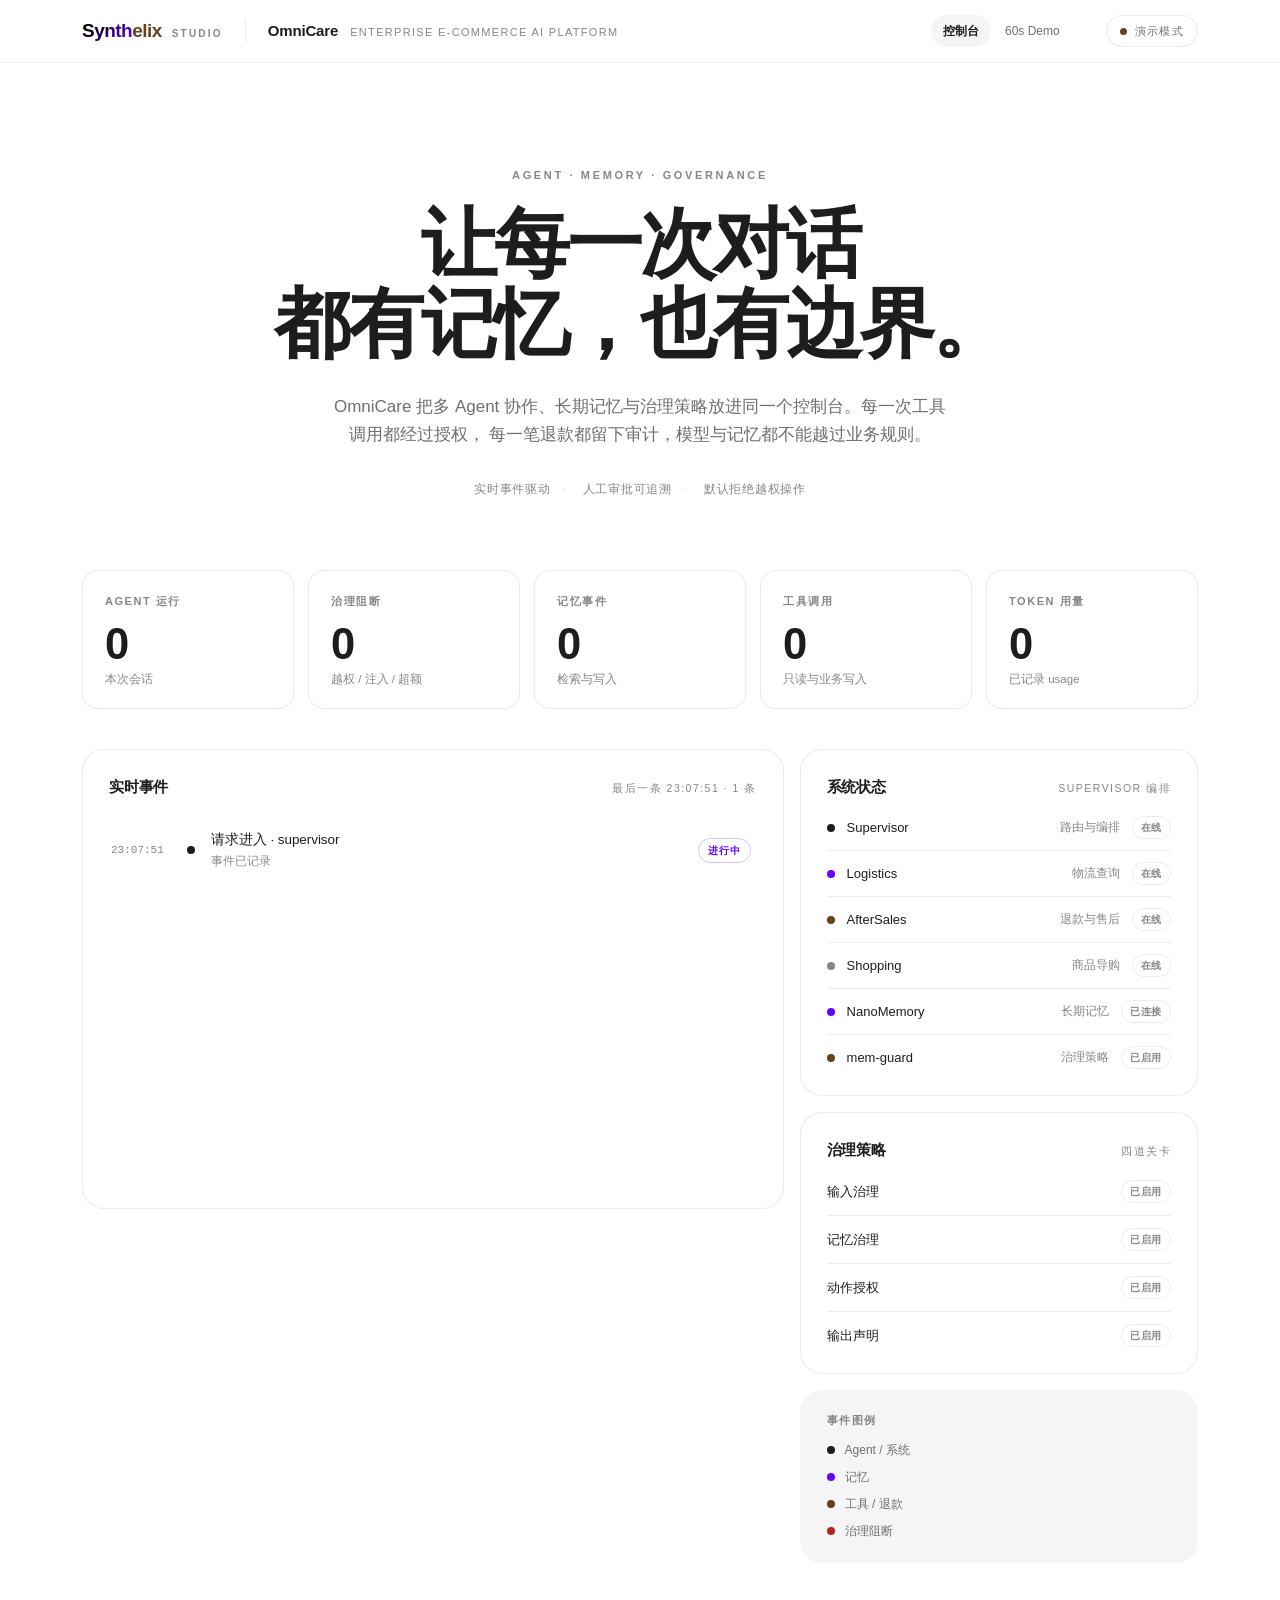
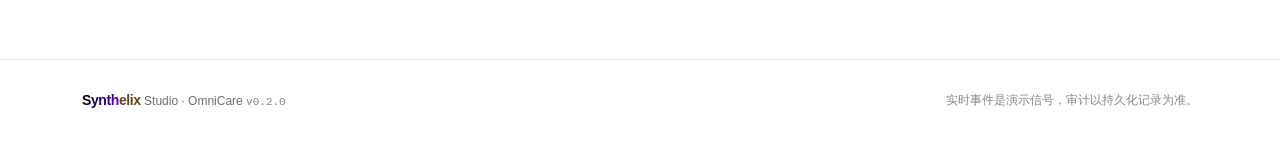
<file: web/index.html>
<!doctype html>
<html lang="zh-CN">
<head>
  <meta charset="utf-8" />
  <meta name="viewport" content="width=device-width, initial-scale=1" />
  <title>OmniCare · Synthelix</title>
  <meta name="description" content="OmniCare——把多 Agent、长期记忆与治理边界放进同一个控制台。" />
  <meta name="theme-color" content="#ffffff" />
  <link rel="icon" href="data:image/svg+xml,%3Csvg xmlns='http://www.w3.org/2000/svg' viewBox='0 0 64 64'%3E%3Cdefs%3E%3ClinearGradient id='g' x1='0' y1='0' x2='1' y2='1'%3E%3Cstop offset='0' stop-color='%23000000'/%3E%3Cstop offset='1' stop-color='%236a00ff'/%3E%3C/linearGradient%3E%3C/defs%3E%3Crect width='64' height='64' rx='16' fill='url(%23g)'/%3E%3Cpath d='M20 42V22h6l12 20h6V22' fill='none' stroke='%23ffffff' stroke-width='4' stroke-linecap='round' stroke-linejoin='round'/%3E%3C/svg%3E" />
  <link rel="stylesheet" href="./css/style.css" />
  <style>
    /* Minimal header nav so the 60s demo is reachable from the console.
       Kept inline on purpose: style.css stays the untouched console stylesheet. */
    .site-nav {
      margin-left: auto;
      display: flex;
      align-items: center;
      gap: 2px;
    }

    .site-nav-link {
      padding: 7px 12px;
      border-radius: 999px;
      font-size: 12px;
      font-weight: 500;
      color: var(--muted);
      transition: color 180ms ease, background-color 180ms ease;
    }

    .site-nav-link:hover {
      color: var(--ink);
      background: var(--bg-soft);
    }

    .site-nav-link.is-active {
      color: var(--ink);
      background: var(--bg-soft);
      font-weight: 600;
    }

    .site-nav + .conn {
      margin-left: 12px;
    }

    @media (max-width: 560px) {
      .site-nav-link {
        padding: 6px 9px;
        font-size: 11px;
      }
    }

    @media (max-width: 480px) {
      .product {
        display: none;
      }
    }
  </style>
</head>
<body>
  <header class="site-header">
    <div class="wrap header-inner">
      <a class="studio" href="/" aria-label="Synthelix Studio">
        <span class="studio-word"><span class="word-gradient">Synth</span><span class="word-brown">elix</span></span>
        <span class="studio-label">Studio</span>
      </a>

      <div class="product">
        <span class="product-name">OmniCare</span>
        <span class="product-tag">Enterprise E-commerce AI Platform</span>
      </div>

      <nav class="site-nav" aria-label="站点导航">
        <a class="site-nav-link is-active" href="./" aria-current="page">控制台</a>
        <a class="site-nav-link" href="./demo.html">60s Demo</a>
      </nav>

      <div class="conn" id="conn" data-state="connecting" role="status" aria-live="polite">
        <span class="conn-dot" aria-hidden="true"></span>
        <span id="conn-text">连接中</span>
      </div>
    </div>
  </header>

  <main>
    <section class="hero wrap" aria-labelledby="hero-title">
      <p class="eyebrow">AGENT · MEMORY · GOVERNANCE</p>
      <h1 id="hero-title">让每一次对话<br />都有记忆，也有边界。</h1>
      <p class="lede">
        OmniCare 把多 Agent 协作、长期记忆与治理策略放进同一个控制台。每一次工具调用都经过授权，
        每一笔退款都留下审计，模型与记忆都不能越过业务规则。
      </p>
      <p class="hero-meta">
        <span>实时事件驱动</span><span class="sep" aria-hidden="true">·</span>
        <span>人工审批可追溯</span><span class="sep" aria-hidden="true">·</span>
        <span>默认拒绝越权操作</span>
      </p>
    </section>

    <section class="metrics wrap" aria-label="运行指标">
      <article class="metric">
        <p class="metric-label">Agent 运行</p>
        <p class="metric-value" id="stat-runs">0</p>
        <p class="metric-foot">本次会话</p>
      </article>
      <article class="metric">
        <p class="metric-label">治理阻断</p>
        <p class="metric-value" id="stat-blocked">0</p>
        <p class="metric-foot">越权 / 注入 / 超额</p>
      </article>
      <article class="metric">
        <p class="metric-label">记忆事件</p>
        <p class="metric-value" id="stat-memory">0</p>
        <p class="metric-foot">检索与写入</p>
      </article>
      <article class="metric">
        <p class="metric-label">工具调用</p>
        <p class="metric-value" id="stat-tools">0</p>
        <p class="metric-foot">只读与业务写入</p>
      </article>
      <article class="metric">
        <p class="metric-label">Token 用量</p>
        <p class="metric-value" id="stat-tokens">0</p>
        <p class="metric-foot">已记录 usage</p>
      </article>
    </section>

    <section class="board wrap" aria-label="实时监控">
      <article class="card stream-card">
        <header class="card-head">
          <h2>实时事件</h2>
          <p id="stream-meta">等待事件</p>
        </header>
        <ol class="stream" id="stream" aria-live="polite"></ol>
        <p class="empty" id="stream-empty">
          还没有事件。发起一次对话后，Agent 的执行轨迹会出现在这里。
        </p>
      </article>

      <aside class="side">
        <article class="card">
          <header class="card-head">
            <h2>系统状态</h2>
            <p>Supervisor 编排</p>
          </header>
          <ul class="agents">
            <li>
              <span class="dot dot-ink" aria-hidden="true"></span>
              <span class="agent-name">Supervisor</span>
              <span class="agent-role">路由与编排</span>
              <span class="tag">在线</span>
            </li>
            <li>
              <span class="dot dot-violet" aria-hidden="true"></span>
              <span class="agent-name">Logistics</span>
              <span class="agent-role">物流查询</span>
              <span class="tag">在线</span>
            </li>
            <li>
              <span class="dot dot-brown" aria-hidden="true"></span>
              <span class="agent-name">AfterSales</span>
              <span class="agent-role">退款与售后</span>
              <span class="tag">在线</span>
            </li>
            <li>
              <span class="dot dot-gray" aria-hidden="true"></span>
              <span class="agent-name">Shopping</span>
              <span class="agent-role">商品导购</span>
              <span class="tag">在线</span>
            </li>
            <li>
              <span class="dot dot-violet" aria-hidden="true"></span>
              <span class="agent-name">NanoMemory</span>
              <span class="agent-role">长期记忆</span>
              <span class="tag">已连接</span>
            </li>
            <li>
              <span class="dot dot-brown" aria-hidden="true"></span>
              <span class="agent-name">mem-guard</span>
              <span class="agent-role">治理策略</span>
              <span class="tag">已启用</span>
            </li>
          </ul>
        </article>

        <article class="card">
          <header class="card-head">
            <h2>治理策略</h2>
            <p>四道关卡</p>
          </header>
          <ul class="policies">
            <li><span>输入治理</span><span class="tag">已启用</span></li>
            <li><span>记忆治理</span><span class="tag">已启用</span></li>
            <li><span>动作授权</span><span class="tag">已启用</span></li>
            <li><span>输出声明</span><span class="tag">已启用</span></li>
          </ul>
        </article>

        <article class="card quiet">
          <p class="legend-title">事件图例</p>
          <ul class="legend">
            <li><span class="dot dot-ink" aria-hidden="true"></span>Agent / 系统</li>
            <li><span class="dot dot-violet" aria-hidden="true"></span>记忆</li>
            <li><span class="dot dot-brown" aria-hidden="true"></span>工具 / 退款</li>
            <li><span class="dot dot-red" aria-hidden="true"></span>治理阻断</li>
          </ul>
        </article>
      </aside>
    </section>
  </main>

  <footer class="site-footer">
    <div class="wrap footer-inner">
      <p>
        <span class="footer-word"><span class="word-gradient">Synth</span><span class="word-brown">elix</span></span>
        Studio · OmniCare <span class="footer-version">v0.2.0</span>
      </p>
      <p class="footer-note">实时事件是演示信号，审计以持久化记录为准。</p>
    </div>
  </footer>

  <script type="module" src="./js/app.js"></script>
</body>
</html>
</file>
<file: web/css/style.css>
/* OmniCare console — Synthelix edition.
   White canvas, Apple-like restraint, brand colors taken from the Synthelix wordmark:
   black → #6a00ff gradient for "Synth", deep brown #654321 for "elix". */

:root {
  --bg: #ffffff;
  --bg-soft: #f5f5f7;
  --ink: #1d1d1f;
  --muted: #6e6e73;
  --tertiary: #86868b;
  --line: rgba(0, 0, 0, 0.08);
  --line-strong: rgba(0, 0, 0, 0.14);
  --violet: #6a00ff;
  --brown: #654321;
  --red: #b42318;
  --green: #067647;
  --radius-lg: 22px;
  --radius-md: 16px;
  --radius-sm: 10px;
  --shadow: 0 1px 2px rgba(0, 0, 0, 0.04), 0 14px 34px rgba(0, 0, 0, 0.05);
  --font: -apple-system, BlinkMacSystemFont, "SF Pro Display", "SF Pro Text", "Segoe UI",
    "Helvetica Neue", Arial, "PingFang SC", "Hiragino Sans GB", "Microsoft YaHei", sans-serif;
  --mono: ui-monospace, SFMono-Regular, "SF Mono", Menlo, Consolas, "Liberation Mono", monospace;
}

*,
*::before,
*::after {
  box-sizing: border-box;
}

html {
  -webkit-text-size-adjust: 100%;
  scroll-behavior: smooth;
}

body {
  margin: 0;
  min-height: 100vh;
  overflow-x: hidden;
  background: var(--bg);
  color: var(--ink);
  font-family: var(--font);
  font-size: 16px;
  line-height: 1.5;
  -webkit-font-smoothing: antialiased;
  -moz-osx-font-smoothing: grayscale;
  font-variant-numeric: tabular-nums;
}

a {
  color: inherit;
  text-decoration: none;
}

.wrap {
  width: min(1180px, 100%);
  margin: 0 auto;
  padding: 0 32px;
}

/* ---------------------------------------------------------------- header */
.site-header {
  position: sticky;
  top: 0;
  z-index: 20;
  background: rgba(255, 255, 255, 0.82);
  backdrop-filter: saturate(180%) blur(20px);
  -webkit-backdrop-filter: saturate(180%) blur(20px);
  border-bottom: 1px solid var(--line);
}

.header-inner {
  display: flex;
  align-items: center;
  gap: 22px;
  min-height: 62px;
}

.studio {
  display: inline-flex;
  align-items: baseline;
  gap: 10px;
  flex-shrink: 0;
}

.studio-word,
.footer-word {
  font-size: 19px;
  font-weight: 800;
  letter-spacing: -0.028em;
}

.word-gradient {
  background: linear-gradient(135deg, #000000 20%, #6a00ff 100%);
  -webkit-background-clip: text;
  background-clip: text;
  -webkit-text-fill-color: transparent;
  color: transparent;
}

.word-brown {
  color: var(--brown);
}

.studio-label {
  font-size: 10px;
  font-weight: 600;
  letter-spacing: 0.22em;
  text-transform: uppercase;
  color: var(--tertiary);
}

.product {
  display: flex;
  align-items: baseline;
  gap: 12px;
  min-width: 0;
  padding-left: 22px;
  border-left: 1px solid var(--line);
}

.product-name {
  font-size: 15px;
  font-weight: 600;
  letter-spacing: -0.01em;
}

.product-tag {
  font-size: 11px;
  letter-spacing: 0.12em;
  text-transform: uppercase;
  color: var(--tertiary);
  white-space: nowrap;
  overflow: hidden;
  text-overflow: ellipsis;
}

.conn {
  margin-left: auto;
  display: inline-flex;
  align-items: center;
  gap: 8px;
  font-size: 11px;
  font-weight: 500;
  letter-spacing: 0.12em;
  text-transform: uppercase;
  color: var(--muted);
  padding: 7px 13px;
  border: 1px solid var(--line);
  border-radius: 999px;
  background: #fff;
  white-space: nowrap;
}

.conn-dot {
  width: 7px;
  height: 7px;
  border-radius: 50%;
  background: var(--tertiary);
  transition: background-color 240ms ease;
}

.conn[data-state="live"] .conn-dot {
  background: var(--green);
}

.conn[data-state="demo"] .conn-dot {
  background: var(--brown);
}

.conn[data-state="offline"] .conn-dot {
  background: var(--red);
}

/* ---------------------------------------------------------------- hero */
.hero {
  text-align: center;
  padding: 104px 32px 72px;
}

.eyebrow {
  margin: 0 0 20px;
  font-size: 11px;
  font-weight: 600;
  letter-spacing: 0.24em;
  text-transform: uppercase;
  color: var(--tertiary);
}

.hero h1 {
  margin: 0 auto;
  max-width: 900px;
  font-size: clamp(30px, 8.6vw, 76px);
  line-height: 1.06;
  letter-spacing: -0.038em;
  font-weight: 700;
}

.lede {
  margin: 28px auto 0;
  max-width: 620px;
  font-size: 17px;
  line-height: 1.68;
  color: var(--muted);
}

.hero-meta {
  margin: 30px 0 0;
  font-size: 12px;
  letter-spacing: 0.06em;
  color: var(--tertiary);
}

.hero-meta .sep {
  margin: 0 12px;
  color: rgba(0, 0, 0, 0.18);
}

/* ---------------------------------------------------------------- metrics */
.metrics {
  display: grid;
  grid-template-columns: repeat(5, minmax(0, 1fr));
  gap: 14px;
  padding-bottom: 24px;
}

.metric {
  padding: 22px 22px 20px;
  border: 1px solid var(--line);
  border-radius: var(--radius-md);
  background: var(--bg);
}

.metric-label {
  margin: 0;
  font-size: 11px;
  font-weight: 600;
  letter-spacing: 0.14em;
  text-transform: uppercase;
  color: var(--tertiary);
}

.metric-value {
  margin: 14px 0 4px;
  font-size: clamp(34px, 3.4vw, 44px);
  font-weight: 600;
  letter-spacing: -0.03em;
  line-height: 1;
}

.metric-foot {
  margin: 0;
  font-size: 11.5px;
  color: var(--tertiary);
}

/* ---------------------------------------------------------------- board */
.board {
  display: grid;
  grid-template-columns: minmax(0, 1.62fr) minmax(300px, 0.92fr);
  gap: 16px;
  align-items: start;
  padding-top: 16px;
  padding-bottom: 96px;
}

.card {
  border: 1px solid var(--line);
  border-radius: var(--radius-lg);
  background: var(--bg);
  padding: 26px;
}

.card-head {
  display: flex;
  align-items: baseline;
  justify-content: space-between;
  gap: 16px;
  margin-bottom: 18px;
}

.card-head h2 {
  margin: 0;
  font-size: 15px;
  font-weight: 600;
  letter-spacing: -0.012em;
}

.card-head p {
  margin: 0;
  font-size: 10.5px;
  font-weight: 500;
  letter-spacing: 0.14em;
  text-transform: uppercase;
  color: var(--tertiary);
  white-space: nowrap;
}

/* ---------------------------------------------------------------- stream */
.stream-card {
  min-height: 460px;
  display: flex;
  flex-direction: column;
}

.stream {
  list-style: none;
  margin: 0;
  padding: 0 4px 0 0;
  display: flex;
  flex-direction: column;
  max-height: 520px;
  overflow-y: auto;
  scrollbar-width: thin;
  /* The list is a live viewport; fade the edge instead of showing a hard cut row. */
  -webkit-mask-image: linear-gradient(to bottom, #000 calc(100% - 22px), transparent 100%);
  mask-image: linear-gradient(to bottom, #000 calc(100% - 22px), transparent 100%);
}

.stream-row:hover {
  background: #fafafa;
  border-radius: 10px;
}

.stream-row {
  display: grid;
  grid-template-columns: 62px 10px minmax(0, 1fr) auto;
  align-items: center;
  gap: 14px;
  padding: 14px 2px;
  border-top: 1px solid var(--line);
  animation: rise 280ms ease both;
}

.stream-row:first-child {
  border-top: 0;
}

.stream-time {
  font-family: var(--mono);
  font-size: 11px;
  color: var(--tertiary);
}

.stream-body {
  min-width: 0;
}

.stream-title {
  margin: 0;
  font-size: 13.5px;
  font-weight: 500;
  letter-spacing: -0.005em;
  white-space: nowrap;
  overflow: hidden;
  text-overflow: ellipsis;
}

.stream-detail {
  margin: 2px 0 0;
  font-size: 11.5px;
  color: var(--tertiary);
  white-space: nowrap;
  overflow: hidden;
  text-overflow: ellipsis;
}

.stream-state {
  font-size: 10px;
  font-weight: 600;
  letter-spacing: 0.08em;
  text-transform: uppercase;
  color: var(--tertiary);
  border: 1px solid var(--line);
  border-radius: 999px;
  padding: 4px 9px;
  white-space: nowrap;
}

.stream-state[data-status="blocked"] {
  color: var(--red);
  border-color: rgba(180, 35, 24, 0.24);
}

.stream-state[data-status="ok"] {
  color: var(--muted);
}

.stream-state[data-status="running"] {
  color: var(--violet);
  border-color: rgba(106, 0, 255, 0.24);
}

.empty {
  margin: 8px 0 0;
  padding: 22px 0 8px;
  font-size: 13px;
  color: var(--tertiary);
  line-height: 1.6;
}

.empty[hidden] {
  display: none;
}

/* ---------------------------------------------------------------- dots */
.dot {
  width: 8px;
  height: 8px;
  border-radius: 50%;
  flex: 0 0 auto;
}

.dot-ink {
  background: var(--ink);
}

.dot-violet {
  background: var(--violet);
}

.dot-brown {
  background: var(--brown);
}

.dot-red {
  background: var(--red);
}

.dot-gray {
  background: var(--tertiary);
}

/* ---------------------------------------------------------------- side */
.side {
  display: grid;
  gap: 16px;
}

.agents,
.policies,
.legend {
  list-style: none;
  margin: 0;
  padding: 0;
}

.agents li {
  display: grid;
  grid-template-columns: 8px minmax(0, 1fr) auto auto;
  align-items: center;
  gap: 12px;
  padding: 11px 0;
  border-top: 1px solid var(--line);
  font-size: 13px;
}

.agents li:first-child {
  border-top: 0;
  padding-top: 0;
}

.agents li:last-child {
  padding-bottom: 0;
}

.agent-name {
  font-weight: 500;
}

.agent-role {
  font-size: 11.5px;
  color: var(--tertiary);
  white-space: nowrap;
}

.tag {
  font-size: 10px;
  font-weight: 600;
  letter-spacing: 0.06em;
  color: var(--tertiary);
  border: 1px solid var(--line);
  border-radius: 999px;
  padding: 3px 8px;
  white-space: nowrap;
}

.policies li {
  display: flex;
  align-items: center;
  justify-content: space-between;
  gap: 12px;
  padding: 12px 0;
  border-top: 1px solid var(--line);
  font-size: 13px;
}

.policies li:first-child {
  border-top: 0;
  padding-top: 0;
}

.policies li:last-child {
  padding-bottom: 0;
}

.card.quiet {
  padding: 22px 26px;
  background: var(--bg-soft);
  border-color: transparent;
}

.legend-title {
  margin: 0 0 12px;
  font-size: 10.5px;
  font-weight: 600;
  letter-spacing: 0.14em;
  text-transform: uppercase;
  color: var(--tertiary);
}

.legend {
  display: grid;
  gap: 9px;
  font-size: 12px;
  color: var(--muted);
}

.legend li {
  display: flex;
  align-items: center;
  gap: 10px;
}

/* ---------------------------------------------------------------- footer */
.site-footer {
  border-top: 1px solid var(--line);
  background: var(--bg);
}

.footer-inner {
  display: flex;
  align-items: center;
  justify-content: space-between;
  gap: 20px;
  padding-top: 30px;
  padding-bottom: 42px;
  font-size: 12px;
  color: var(--muted);
  flex-wrap: wrap;
}

.footer-inner p {
  margin: 0;
}

.footer-word {
  font-size: 14px;
}

.footer-version {
  color: var(--tertiary);
  font-family: var(--mono);
  font-size: 11px;
}

.footer-note {
  color: var(--tertiary);
}

/* ---------------------------------------------------------------- motion */
@keyframes rise {
  from {
    opacity: 0;
    transform: translateY(6px);
  }
  to {
    opacity: 1;
    transform: translateY(0);
  }
}

@media (prefers-reduced-motion: reduce) {
  *,
  *::before,
  *::after {
    animation-duration: 0.001ms !important;
    transition-duration: 0.001ms !important;
    scroll-behavior: auto !important;
  }
}

:focus-visible {
  outline: 2px solid var(--violet);
  outline-offset: 3px;
  border-radius: 4px;
}

/* ---------------------------------------------------------------- responsive */
@media (max-width: 1024px) {
  .metrics {
    grid-template-columns: repeat(3, minmax(0, 1fr));
  }

  .board {
    grid-template-columns: 1fr;
  }

  .side {
    grid-template-columns: repeat(2, minmax(0, 1fr));
  }

  .card.quiet {
    grid-column: 1 / -1;
  }
}

@media (max-width: 720px) {
  .wrap {
    padding: 0 20px;
  }

  .product-tag {
    display: none;
  }

  .product {
    border-left: 0;
    padding-left: 0;
  }

  .header-inner {
    gap: 14px;
    min-height: 56px;
  }

  .hero {
    padding: 72px 20px 52px;
  }

  .lede {
    font-size: 15.5px;
  }

  .hero-meta .sep {
    margin: 0 7px;
  }

  .metrics {
    grid-template-columns: repeat(2, minmax(0, 1fr));
  }

  .metric {
    padding: 18px;
  }

  .metric:last-child {
    grid-column: 1 / -1;
  }

  .hero h1 {
    font-size: clamp(30px, 8.6vw, 64px);
    letter-spacing: -0.03em;
  }

  .card {
    padding: 20px;
    border-radius: 18px;
  }

  .stream-row {
    grid-template-columns: 10px minmax(0, 1fr) auto;
    gap: 10px;
  }

  .stream-time {
    display: none;
  }

  .side {
    grid-template-columns: 1fr;
  }

  .card.quiet {
    grid-column: auto;
  }

  .footer-inner {
    flex-direction: column;
    align-items: flex-start;
    gap: 8px;
  }
}

@media (max-width: 560px) {
  .header-inner {
    gap: 10px;
  }

  .studio-label {
    display: none;
  }

  .product-name {
    font-size: 14px;
  }

  .conn {
    font-size: 10px;
    padding: 6px 10px;
    letter-spacing: 0.08em;
  }

  .stream-row {
    gap: 8px;
    padding: 12px 0;
  }

  .stream-state {
    font-size: 9px;
    padding: 3px 7px;
  }

  .agent-role {
    display: none;
  }
}
</file>
